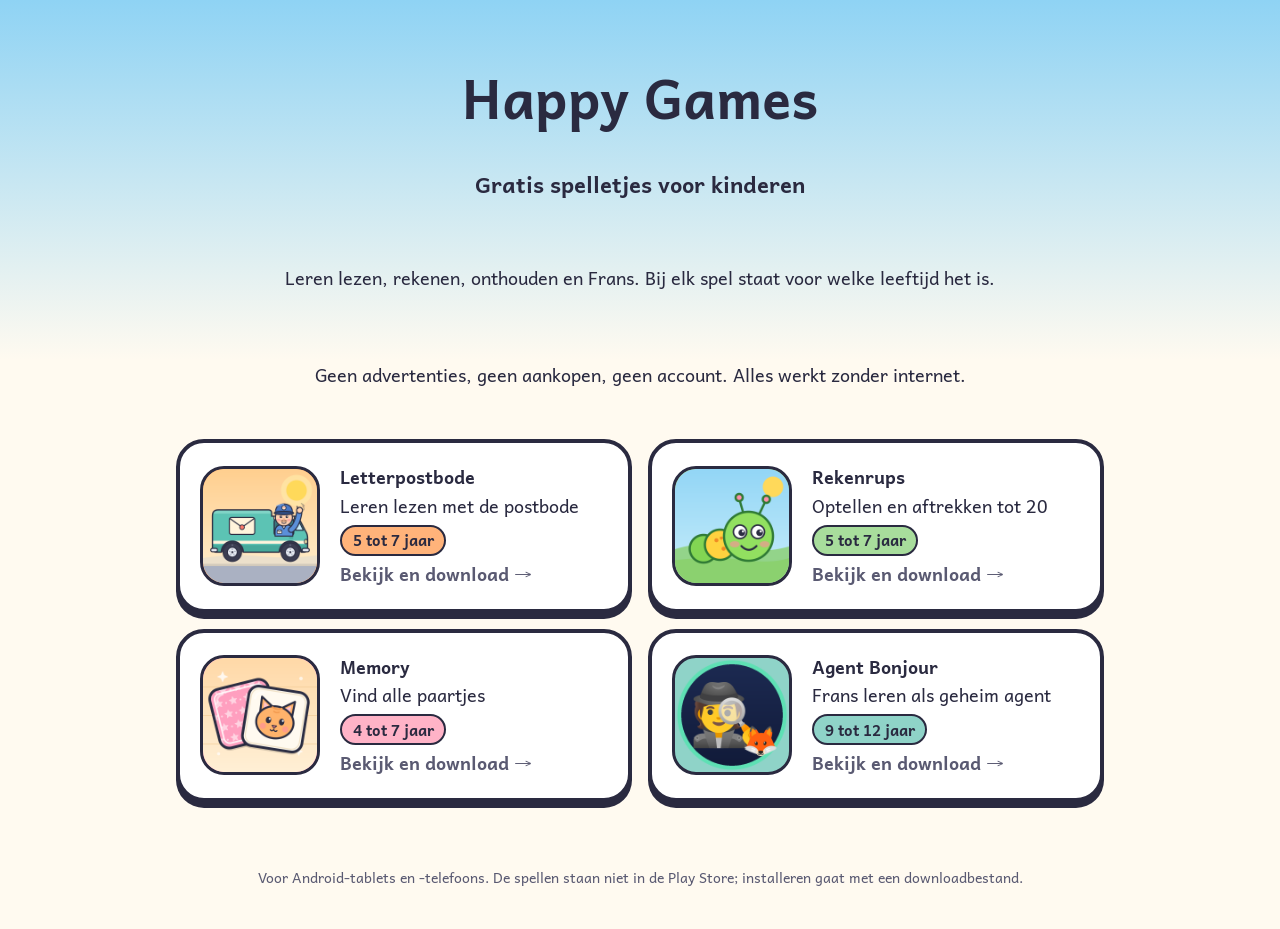
<file: index.html>
<!doctype html>
<html lang="nl">
<head>
<meta charset="utf-8">
<meta name="viewport" content="width=device-width, initial-scale=1">
<title>Happy Games – gratis spelletjes voor kinderen</title>
<meta name="description" content="Gratis Android-spelletjes voor kinderen van 4 tot 12 jaar: lezen, rekenen, memory en Frans. Geen advertenties.">
<meta name="theme-color" content="#8fd3f4">
<link rel="icon" href="assets/letterpostbode-icon.png">
<link rel="stylesheet" href="assets/style.css">
</head>
<body class="home">
<main>
<section class="hero center">
  <h1>Happy Games</h1>
  <p class="tagline">Gratis spelletjes voor kinderen</p>
  <p>Leren lezen, rekenen, onthouden en Frans. Bij elk spel staat voor welke leeftijd het is.</p>
  <p>Geen advertenties, geen aankopen, geen account. Alles werkt zonder internet.</p>
</section>
<section class="cards big">
<a class="card" href="letterpostbode/" style="--accent:#ffb37a"><img src="assets/letterpostbode-icon.png" alt="" width="120" height="120"><span><strong>Letterpostbode</strong><br>Leren lezen met de postbode<br><span class="age">5 tot 7 jaar</span><br><em class="go">Bekijk en download &rarr;</em></span></a>
<a class="card" href="rekenrups/" style="--accent:#a8dd9c"><img src="assets/rekenrups-icon.png" alt="" width="120" height="120"><span><strong>Rekenrups</strong><br>Optellen en aftrekken tot 20<br><span class="age">5 tot 7 jaar</span><br><em class="go">Bekijk en download &rarr;</em></span></a>
<a class="card" href="memory/" style="--accent:#ffb3c7"><img src="assets/memory-icon.png" alt="" width="120" height="120"><span><strong>Memory</strong><br>Vind alle paartjes<br><span class="age">4 tot 7 jaar</span><br><em class="go">Bekijk en download &rarr;</em></span></a>
<a class="card" href="agentbonjour/" style="--accent:#8fd3c8"><img src="assets/agentbonjour-icon.png" alt="" width="120" height="120"><span><strong>Agent Bonjour</strong><br>Frans leren als geheim agent<br><span class="age">9 tot 12 jaar</span><br><em class="go">Bekijk en download &rarr;</em></span></a>
</section>
</main>
<footer>Voor Android-tablets en -telefoons. De spellen staan niet in de Play Store; installeren gaat met een downloadbestand.</footer>
</body>
</html>
</file>
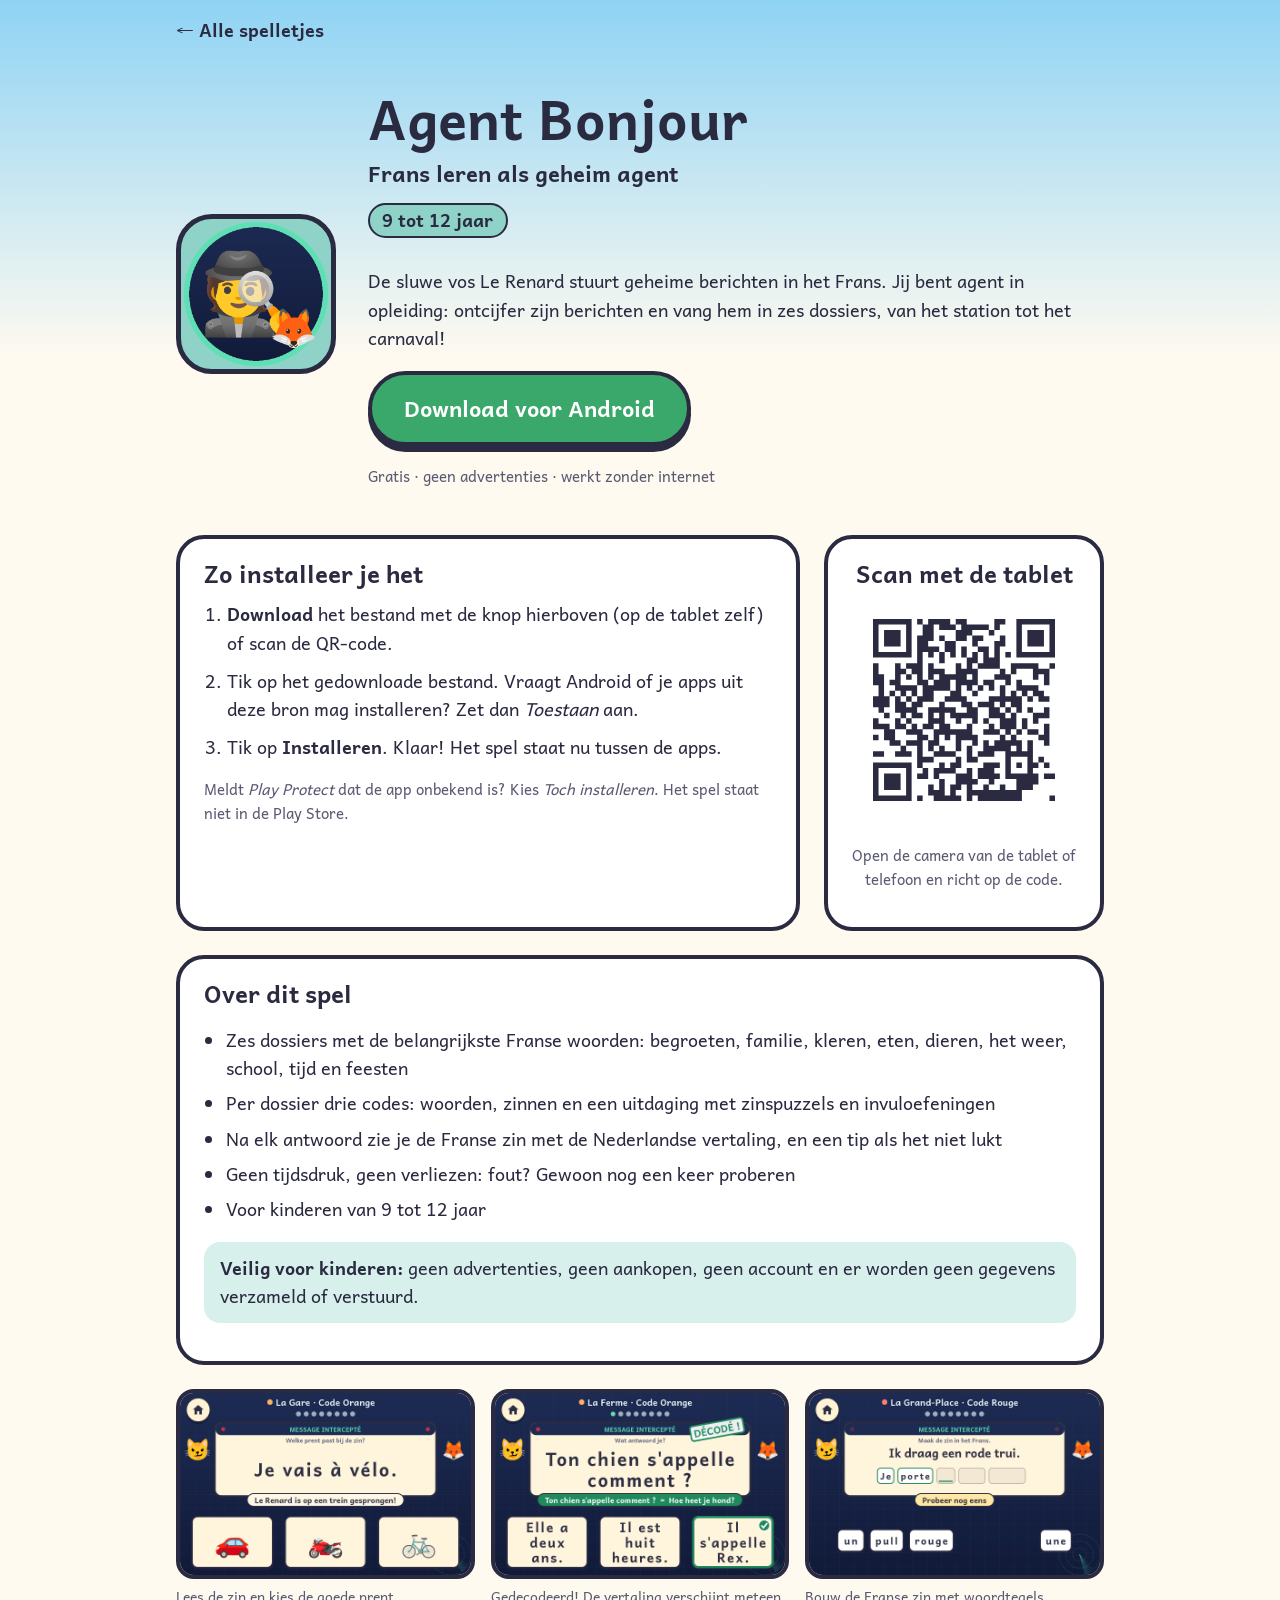
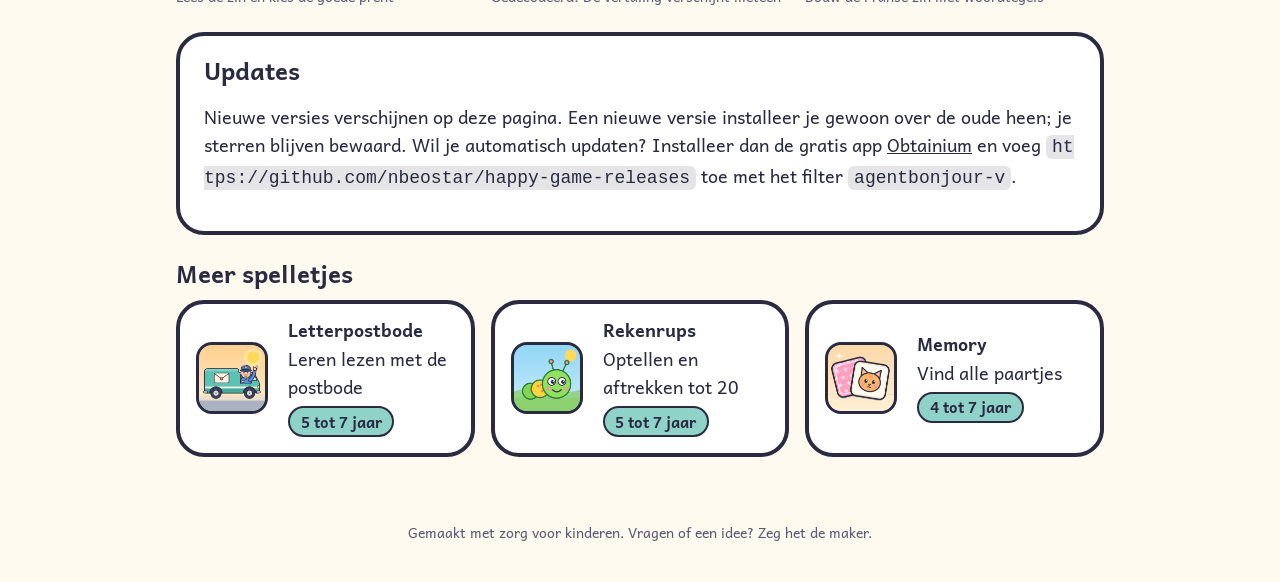
<file: agentbonjour/index.html>
<!doctype html>
<html lang="nl">
<head>
<meta charset="utf-8">
<meta name="viewport" content="width=device-width, initial-scale=1">
<title>Agent Bonjour – gratis spel voor Android</title>
<meta name="description" content="Frans leren als geheim agent. De sluwe vos Le Renard stuurt geheime berichten in het Frans. Jij bent agent in opleiding: ontcijfer zijn berichten en vang hem in zes dossiers, van het station tot het carnaval!">
<meta name="theme-color" content="#8fd3f4">
<link rel="icon" href="../assets/agentbonjour-icon.png">
<link rel="stylesheet" href="../assets/style.css">
</head>
<body class="game" style="--accent:#8fd3c8">
<header class="top"><a href="../">&larr; Alle spelletjes</a></header>
<main>
<section class="hero">
  <img class="icon" src="../assets/agentbonjour-icon.png" alt="" width="160" height="160">
  <div>
    <h1>Agent Bonjour</h1>
    <p class="tagline">Frans leren als geheim agent</p>
    <p class="age">9 tot 12 jaar</p>
    <p>De sluwe vos Le Renard stuurt geheime berichten in het Frans. Jij bent agent in opleiding: ontcijfer zijn berichten en vang hem in zes dossiers, van het station tot het carnaval!</p>
    <p><a class="btn" id="download" href="https://github.com/nbeostar/happy-game-releases/releases" data-game="agentbonjour">Download voor Android</a></p>
    <p class="meta" id="meta">Gratis &middot; geen advertenties &middot; werkt zonder internet</p>
  </div>
</section>

<section class="two">
  <div class="panel">
    <h2>Zo installeer je het</h2>
    <ol class="steps">
      <li><strong>Download</strong> het bestand met de knop hierboven (op de tablet zelf) of scan de QR-code.</li>
      <li>Tik op het gedownloade bestand. Vraagt Android of je apps uit deze bron mag installeren? Zet dan <em>Toestaan</em> aan.</li>
      <li>Tik op <strong>Installeren</strong>. Klaar! Het spel staat nu tussen de apps.</li>
    </ol>
    <p class="hint">Meldt <em>Play Protect</em> dat de app onbekend is? Kies <em>Toch installeren</em>. Het spel staat niet in de Play Store.</p>
  </div>
  <div class="panel qr">
    <h2>Scan met de tablet</h2>
    <img src="../assets/qr-agentbonjour.svg" alt="QR-code naar deze pagina" width="220" height="220">
    <p class="hint">Open de camera van de tablet of telefoon en richt op de code.</p>
  </div>
</section>

<section class="panel">
  <h2>Over dit spel</h2>
  <ul class="feats">
<li>Zes dossiers met de belangrijkste Franse woorden: begroeten, familie, kleren, eten, dieren, het weer, school, tijd en feesten</li>
<li>Per dossier drie codes: woorden, zinnen en een uitdaging met zinspuzzels en invuloefeningen</li>
<li>Na elk antwoord zie je de Franse zin met de Nederlandse vertaling, en een tip als het niet lukt</li>
<li>Geen tijdsdruk, geen verliezen: fout? Gewoon nog een keer proberen</li>
<li>Voor kinderen van 9 tot 12 jaar</li>
  </ul>
  <p class="safe"><strong>Veilig voor kinderen:</strong> geen advertenties, geen aankopen, geen account en er worden geen gegevens verzameld of verstuurd.</p>
</section>

<section class="shots">
<figure><img src="../assets/shots/ab-1.png" alt="Lees de zin en kies de goede prent" width="1280" height="800"><figcaption>Lees de zin en kies de goede prent</figcaption></figure>
<figure><img src="../assets/shots/ab-2.png" alt="Gedecodeerd! De vertaling verschijnt meteen" width="1280" height="800"><figcaption>Gedecodeerd! De vertaling verschijnt meteen</figcaption></figure>
<figure><img src="../assets/shots/ab-3.png" alt="Bouw de Franse zin met woordtegels" width="1280" height="800"><figcaption>Bouw de Franse zin met woordtegels</figcaption></figure>
</section>

<section class="panel">
  <h2>Updates</h2>
  <p>Nieuwe versies verschijnen op deze pagina. Een nieuwe versie installeer je gewoon over de oude heen; je sterren blijven bewaard.
  Wil je automatisch updaten? Installeer dan de gratis app <a href="https://obtainium.imranr.dev/">Obtainium</a> en voeg
  <code>https://github.com/nbeostar/happy-game-releases</code> toe met het filter <code>agentbonjour-v</code>.</p>
</section>

<section>
<h2>Meer spelletjes</h2>
<div class="cards">
<a class="card small" href="../letterpostbode/"><img src="../assets/letterpostbode-icon.png" alt="" width="72" height="72"><span><strong>Letterpostbode</strong><br>Leren lezen met de postbode<br><span class="age">5 tot 7 jaar</span></span></a>
<a class="card small" href="../rekenrups/"><img src="../assets/rekenrups-icon.png" alt="" width="72" height="72"><span><strong>Rekenrups</strong><br>Optellen en aftrekken tot 20<br><span class="age">5 tot 7 jaar</span></span></a>
<a class="card small" href="../memory/"><img src="../assets/memory-icon.png" alt="" width="72" height="72"><span><strong>Memory</strong><br>Vind alle paartjes<br><span class="age">4 tot 7 jaar</span></span></a>
</div>
</section>
</main>
<footer>Gemaakt met zorg voor kinderen. Vragen of een idee? Zeg het de maker.</footer>
<script src="../assets/site.js"></script>
</body>
</html>
</file>
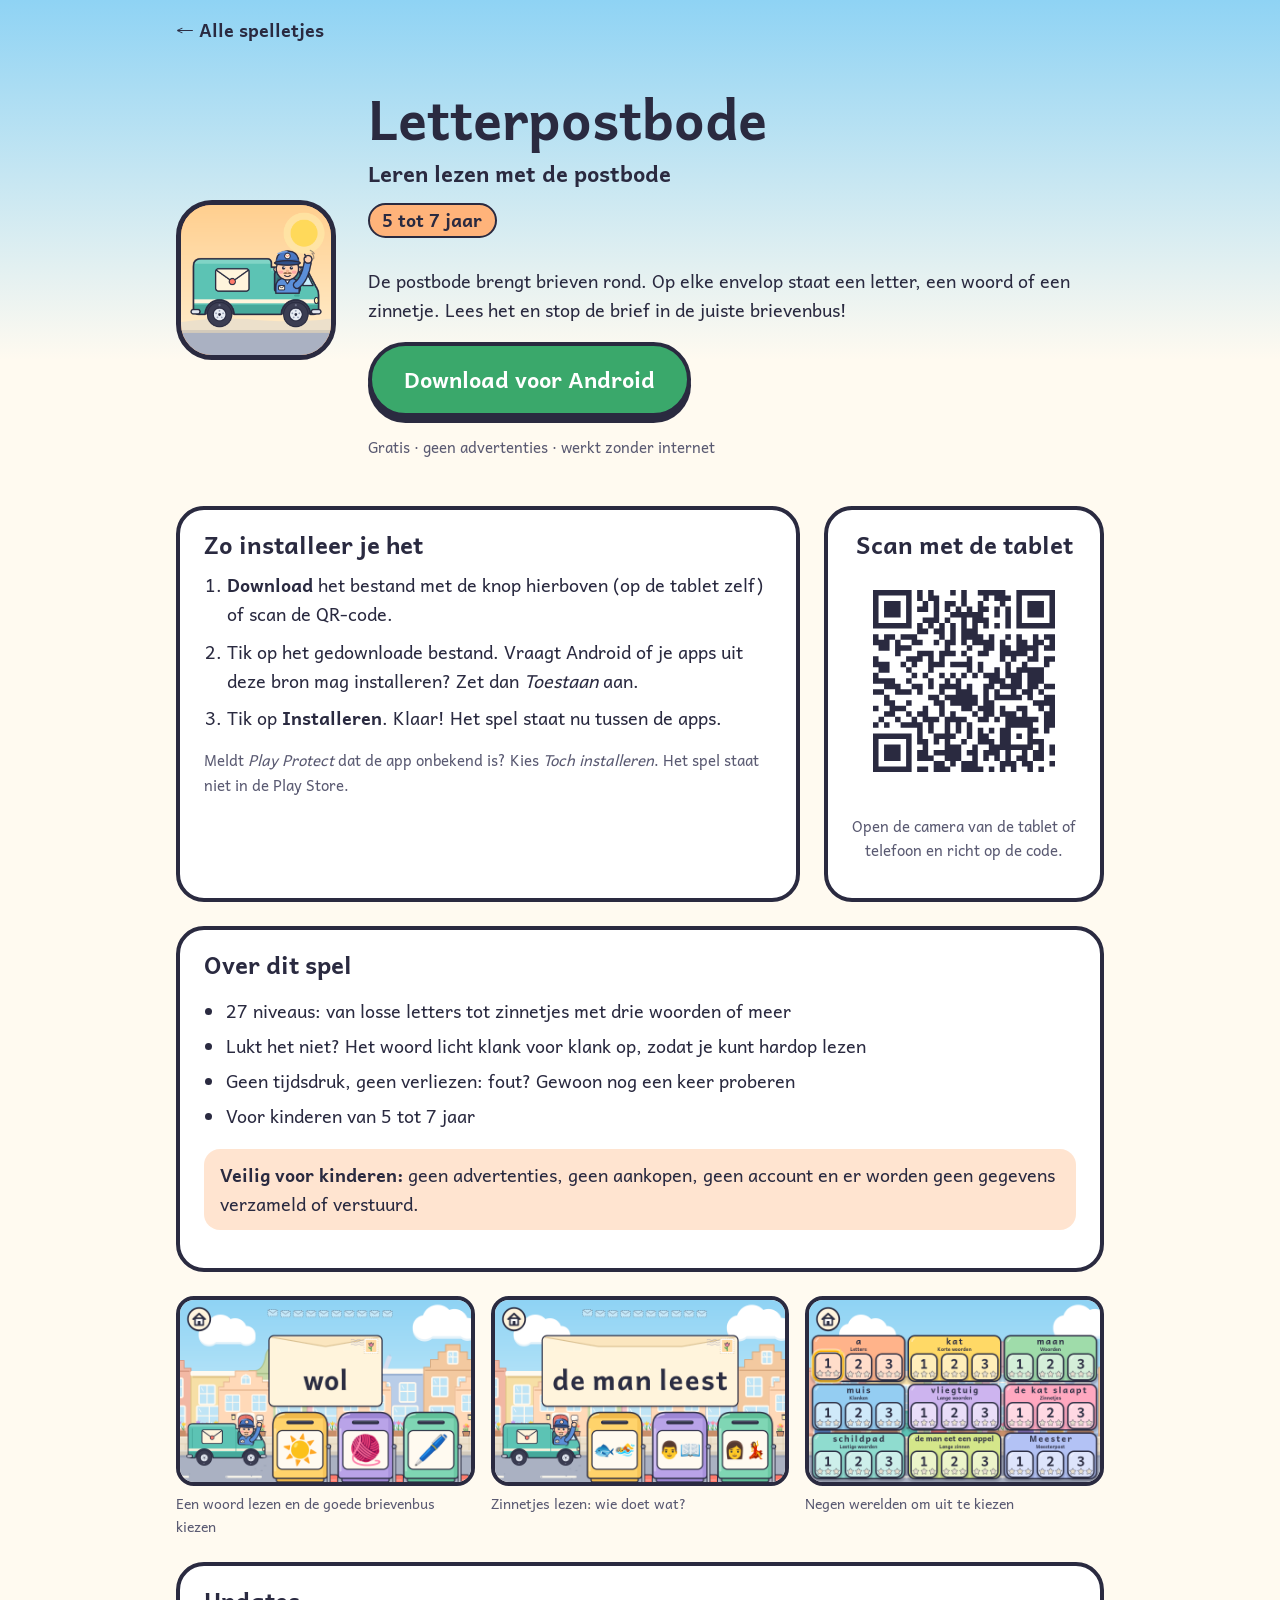
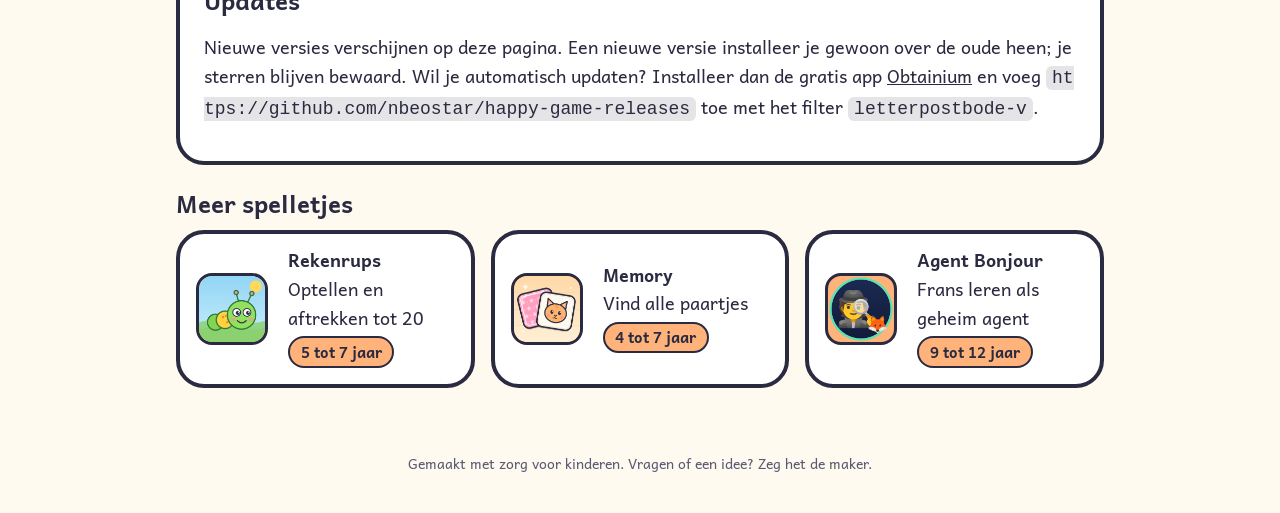
<file: letterpostbode/index.html>
<!doctype html>
<html lang="nl">
<head>
<meta charset="utf-8">
<meta name="viewport" content="width=device-width, initial-scale=1">
<title>Letterpostbode – gratis spel voor Android</title>
<meta name="description" content="Leren lezen met de postbode. De postbode brengt brieven rond. Op elke envelop staat een letter, een woord of een zinnetje. Lees het en stop de brief in de juiste brievenbus!">
<meta name="theme-color" content="#8fd3f4">
<link rel="icon" href="../assets/letterpostbode-icon.png">
<link rel="stylesheet" href="../assets/style.css">
</head>
<body class="game" style="--accent:#ffb37a">
<header class="top"><a href="../">&larr; Alle spelletjes</a></header>
<main>
<section class="hero">
  <img class="icon" src="../assets/letterpostbode-icon.png" alt="" width="160" height="160">
  <div>
    <h1>Letterpostbode</h1>
    <p class="tagline">Leren lezen met de postbode</p>
    <p class="age">5 tot 7 jaar</p>
    <p>De postbode brengt brieven rond. Op elke envelop staat een letter, een woord of een zinnetje. Lees het en stop de brief in de juiste brievenbus!</p>
    <p><a class="btn" id="download" href="https://github.com/nbeostar/happy-game-releases/releases" data-game="letterpostbode">Download voor Android</a></p>
    <p class="meta" id="meta">Gratis &middot; geen advertenties &middot; werkt zonder internet</p>
  </div>
</section>

<section class="two">
  <div class="panel">
    <h2>Zo installeer je het</h2>
    <ol class="steps">
      <li><strong>Download</strong> het bestand met de knop hierboven (op de tablet zelf) of scan de QR-code.</li>
      <li>Tik op het gedownloade bestand. Vraagt Android of je apps uit deze bron mag installeren? Zet dan <em>Toestaan</em> aan.</li>
      <li>Tik op <strong>Installeren</strong>. Klaar! Het spel staat nu tussen de apps.</li>
    </ol>
    <p class="hint">Meldt <em>Play Protect</em> dat de app onbekend is? Kies <em>Toch installeren</em>. Het spel staat niet in de Play Store.</p>
  </div>
  <div class="panel qr">
    <h2>Scan met de tablet</h2>
    <img src="../assets/qr-letterpostbode.svg" alt="QR-code naar deze pagina" width="220" height="220">
    <p class="hint">Open de camera van de tablet of telefoon en richt op de code.</p>
  </div>
</section>

<section class="panel">
  <h2>Over dit spel</h2>
  <ul class="feats">
<li>27 niveaus: van losse letters tot zinnetjes met drie woorden of meer</li>
<li>Lukt het niet? Het woord licht klank voor klank op, zodat je kunt hardop lezen</li>
<li>Geen tijdsdruk, geen verliezen: fout? Gewoon nog een keer proberen</li>
<li>Voor kinderen van 5 tot 7 jaar</li>
  </ul>
  <p class="safe"><strong>Veilig voor kinderen:</strong> geen advertenties, geen aankopen, geen account en er worden geen gegevens verzameld of verstuurd.</p>
</section>

<section class="shots">
<figure><img src="../assets/shots/lpb-1.png" alt="Een woord lezen en de goede brievenbus kiezen" width="1280" height="800"><figcaption>Een woord lezen en de goede brievenbus kiezen</figcaption></figure>
<figure><img src="../assets/shots/lpb-2.png" alt="Zinnetjes lezen: wie doet wat?" width="1280" height="800"><figcaption>Zinnetjes lezen: wie doet wat?</figcaption></figure>
<figure><img src="../assets/shots/lpb-3.png" alt="Negen werelden om uit te kiezen" width="1280" height="800"><figcaption>Negen werelden om uit te kiezen</figcaption></figure>
</section>

<section class="panel">
  <h2>Updates</h2>
  <p>Nieuwe versies verschijnen op deze pagina. Een nieuwe versie installeer je gewoon over de oude heen; je sterren blijven bewaard.
  Wil je automatisch updaten? Installeer dan de gratis app <a href="https://obtainium.imranr.dev/">Obtainium</a> en voeg
  <code>https://github.com/nbeostar/happy-game-releases</code> toe met het filter <code>letterpostbode-v</code>.</p>
</section>

<section>
<h2>Meer spelletjes</h2>
<div class="cards">
<a class="card small" href="../rekenrups/"><img src="../assets/rekenrups-icon.png" alt="" width="72" height="72"><span><strong>Rekenrups</strong><br>Optellen en aftrekken tot 20<br><span class="age">5 tot 7 jaar</span></span></a>
<a class="card small" href="../memory/"><img src="../assets/memory-icon.png" alt="" width="72" height="72"><span><strong>Memory</strong><br>Vind alle paartjes<br><span class="age">4 tot 7 jaar</span></span></a>
<a class="card small" href="../agentbonjour/"><img src="../assets/agentbonjour-icon.png" alt="" width="72" height="72"><span><strong>Agent Bonjour</strong><br>Frans leren als geheim agent<br><span class="age">9 tot 12 jaar</span></span></a>
</div>
</section>
</main>
<footer>Gemaakt met zorg voor kinderen. Vragen of een idee? Zeg het de maker.</footer>
<script src="../assets/site.js"></script>
</body>
</html>
</file>
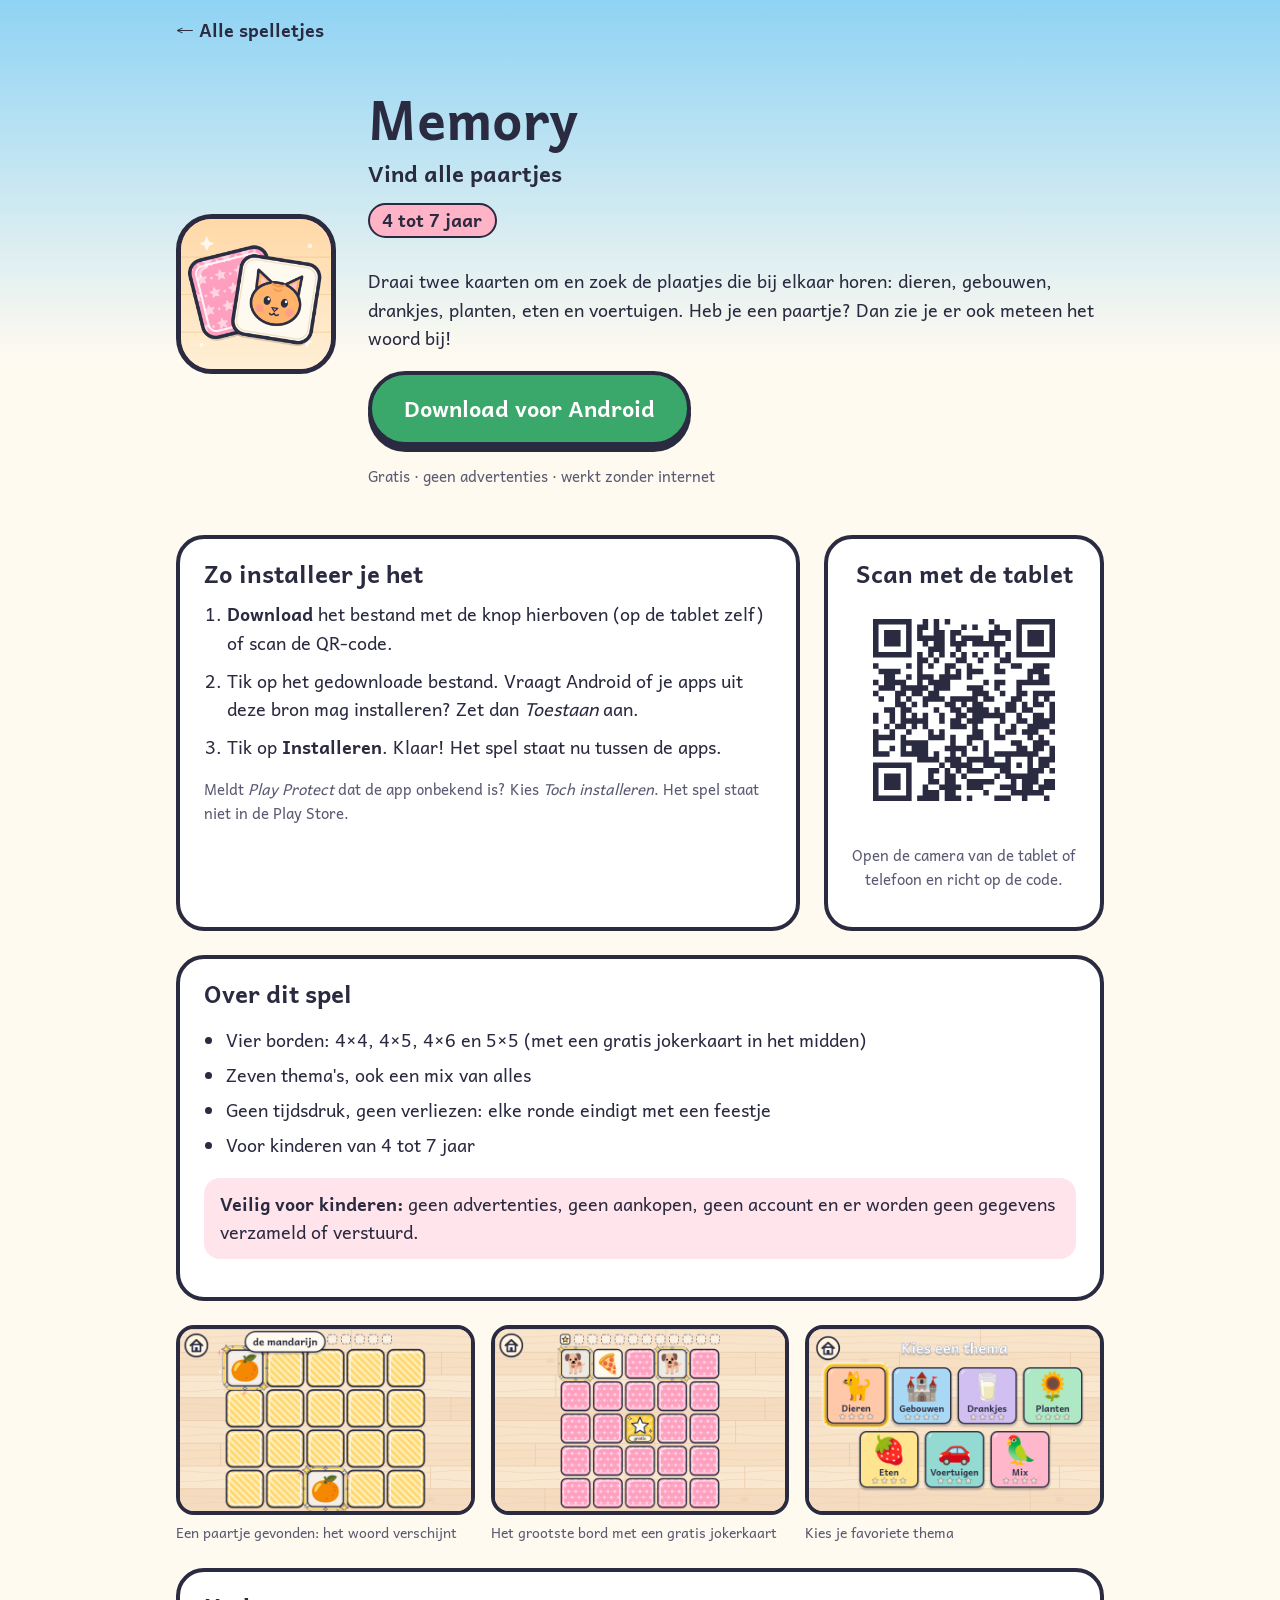
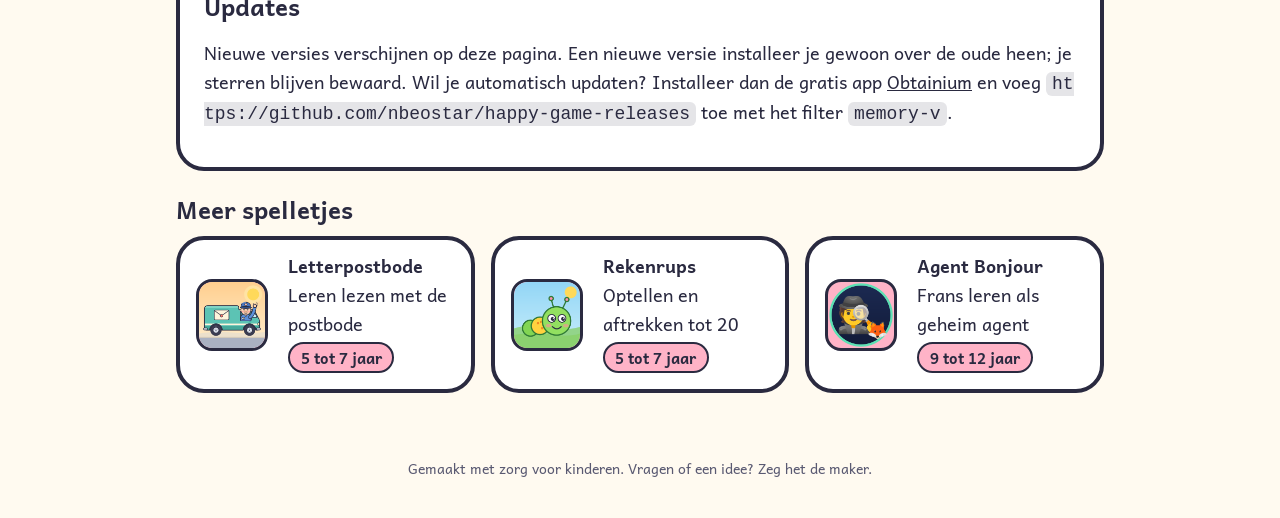
<file: memory/index.html>
<!doctype html>
<html lang="nl">
<head>
<meta charset="utf-8">
<meta name="viewport" content="width=device-width, initial-scale=1">
<title>Memory – gratis spel voor Android</title>
<meta name="description" content="Vind alle paartjes. Draai twee kaarten om en zoek de plaatjes die bij elkaar horen: dieren, gebouwen, drankjes, planten, eten en voertuigen. Heb je een paartje? Dan zie je er ook meteen het woord bij!">
<meta name="theme-color" content="#8fd3f4">
<link rel="icon" href="../assets/memory-icon.png">
<link rel="stylesheet" href="../assets/style.css">
</head>
<body class="game" style="--accent:#ffb3c7">
<header class="top"><a href="../">&larr; Alle spelletjes</a></header>
<main>
<section class="hero">
  <img class="icon" src="../assets/memory-icon.png" alt="" width="160" height="160">
  <div>
    <h1>Memory</h1>
    <p class="tagline">Vind alle paartjes</p>
    <p class="age">4 tot 7 jaar</p>
    <p>Draai twee kaarten om en zoek de plaatjes die bij elkaar horen: dieren, gebouwen, drankjes, planten, eten en voertuigen. Heb je een paartje? Dan zie je er ook meteen het woord bij!</p>
    <p><a class="btn" id="download" href="https://github.com/nbeostar/happy-game-releases/releases" data-game="memory">Download voor Android</a></p>
    <p class="meta" id="meta">Gratis &middot; geen advertenties &middot; werkt zonder internet</p>
  </div>
</section>

<section class="two">
  <div class="panel">
    <h2>Zo installeer je het</h2>
    <ol class="steps">
      <li><strong>Download</strong> het bestand met de knop hierboven (op de tablet zelf) of scan de QR-code.</li>
      <li>Tik op het gedownloade bestand. Vraagt Android of je apps uit deze bron mag installeren? Zet dan <em>Toestaan</em> aan.</li>
      <li>Tik op <strong>Installeren</strong>. Klaar! Het spel staat nu tussen de apps.</li>
    </ol>
    <p class="hint">Meldt <em>Play Protect</em> dat de app onbekend is? Kies <em>Toch installeren</em>. Het spel staat niet in de Play Store.</p>
  </div>
  <div class="panel qr">
    <h2>Scan met de tablet</h2>
    <img src="../assets/qr-memory.svg" alt="QR-code naar deze pagina" width="220" height="220">
    <p class="hint">Open de camera van de tablet of telefoon en richt op de code.</p>
  </div>
</section>

<section class="panel">
  <h2>Over dit spel</h2>
  <ul class="feats">
<li>Vier borden: 4×4, 4×5, 4×6 en 5×5 (met een gratis jokerkaart in het midden)</li>
<li>Zeven thema&#x27;s, ook een mix van alles</li>
<li>Geen tijdsdruk, geen verliezen: elke ronde eindigt met een feestje</li>
<li>Voor kinderen van 4 tot 7 jaar</li>
  </ul>
  <p class="safe"><strong>Veilig voor kinderen:</strong> geen advertenties, geen aankopen, geen account en er worden geen gegevens verzameld of verstuurd.</p>
</section>

<section class="shots">
<figure><img src="../assets/shots/mem-1.png" alt="Een paartje gevonden: het woord verschijnt" width="1280" height="800"><figcaption>Een paartje gevonden: het woord verschijnt</figcaption></figure>
<figure><img src="../assets/shots/mem-2.png" alt="Het grootste bord met een gratis jokerkaart" width="1280" height="800"><figcaption>Het grootste bord met een gratis jokerkaart</figcaption></figure>
<figure><img src="../assets/shots/mem-3.png" alt="Kies je favoriete thema" width="1280" height="800"><figcaption>Kies je favoriete thema</figcaption></figure>
</section>

<section class="panel">
  <h2>Updates</h2>
  <p>Nieuwe versies verschijnen op deze pagina. Een nieuwe versie installeer je gewoon over de oude heen; je sterren blijven bewaard.
  Wil je automatisch updaten? Installeer dan de gratis app <a href="https://obtainium.imranr.dev/">Obtainium</a> en voeg
  <code>https://github.com/nbeostar/happy-game-releases</code> toe met het filter <code>memory-v</code>.</p>
</section>

<section>
<h2>Meer spelletjes</h2>
<div class="cards">
<a class="card small" href="../letterpostbode/"><img src="../assets/letterpostbode-icon.png" alt="" width="72" height="72"><span><strong>Letterpostbode</strong><br>Leren lezen met de postbode<br><span class="age">5 tot 7 jaar</span></span></a>
<a class="card small" href="../rekenrups/"><img src="../assets/rekenrups-icon.png" alt="" width="72" height="72"><span><strong>Rekenrups</strong><br>Optellen en aftrekken tot 20<br><span class="age">5 tot 7 jaar</span></span></a>
<a class="card small" href="../agentbonjour/"><img src="../assets/agentbonjour-icon.png" alt="" width="72" height="72"><span><strong>Agent Bonjour</strong><br>Frans leren als geheim agent<br><span class="age">9 tot 12 jaar</span></span></a>
</div>
</section>
</main>
<footer>Gemaakt met zorg voor kinderen. Vragen of een idee? Zeg het de maker.</footer>
<script src="../assets/site.js"></script>
</body>
</html>
</file>
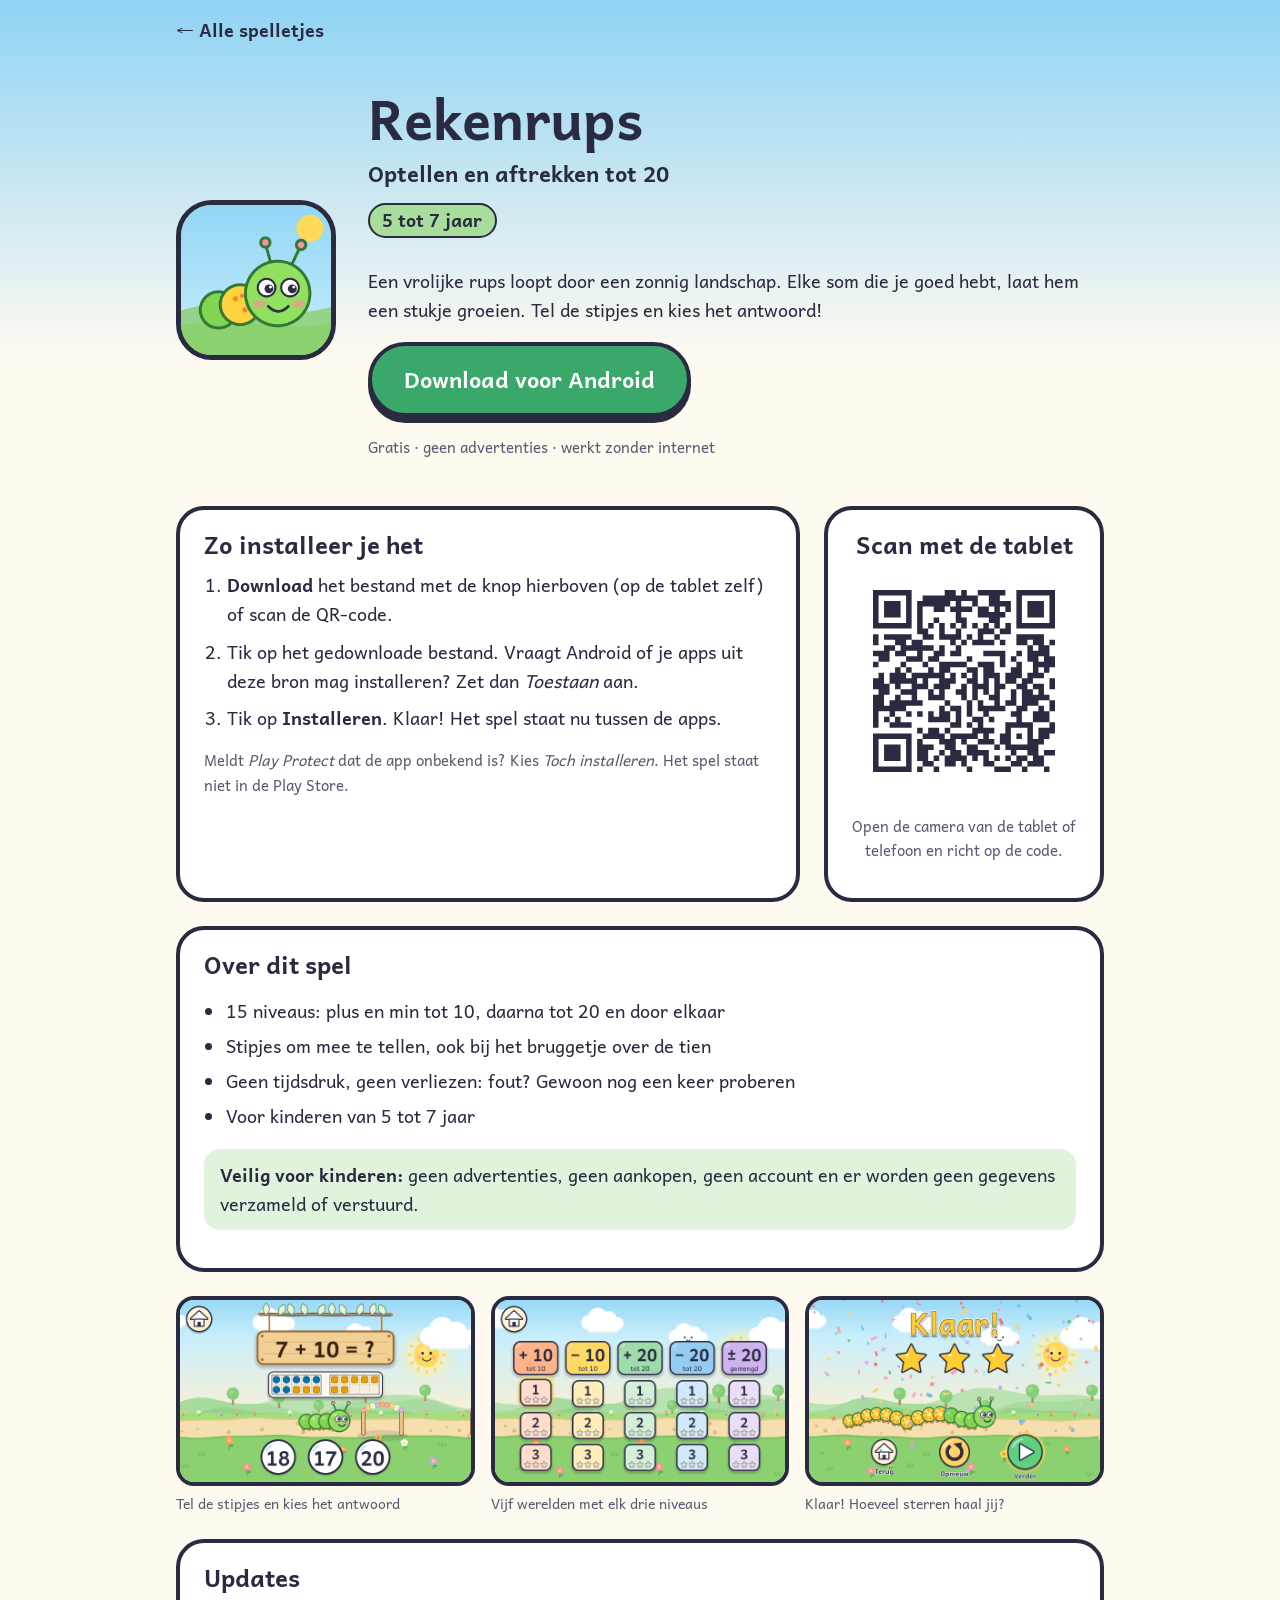
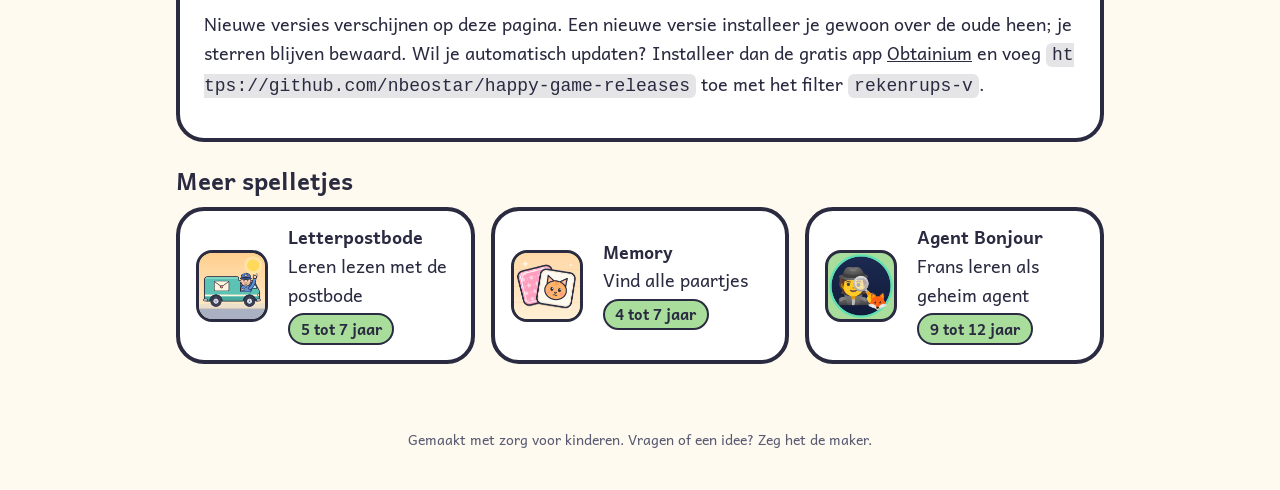
<file: rekenrups/index.html>
<!doctype html>
<html lang="nl">
<head>
<meta charset="utf-8">
<meta name="viewport" content="width=device-width, initial-scale=1">
<title>Rekenrups – gratis spel voor Android</title>
<meta name="description" content="Optellen en aftrekken tot 20. Een vrolijke rups loopt door een zonnig landschap. Elke som die je goed hebt, laat hem een stukje groeien. Tel de stipjes en kies het antwoord!">
<meta name="theme-color" content="#8fd3f4">
<link rel="icon" href="../assets/rekenrups-icon.png">
<link rel="stylesheet" href="../assets/style.css">
</head>
<body class="game" style="--accent:#a8dd9c">
<header class="top"><a href="../">&larr; Alle spelletjes</a></header>
<main>
<section class="hero">
  <img class="icon" src="../assets/rekenrups-icon.png" alt="" width="160" height="160">
  <div>
    <h1>Rekenrups</h1>
    <p class="tagline">Optellen en aftrekken tot 20</p>
    <p class="age">5 tot 7 jaar</p>
    <p>Een vrolijke rups loopt door een zonnig landschap. Elke som die je goed hebt, laat hem een stukje groeien. Tel de stipjes en kies het antwoord!</p>
    <p><a class="btn" id="download" href="https://github.com/nbeostar/happy-game-releases/releases" data-game="rekenrups">Download voor Android</a></p>
    <p class="meta" id="meta">Gratis &middot; geen advertenties &middot; werkt zonder internet</p>
  </div>
</section>

<section class="two">
  <div class="panel">
    <h2>Zo installeer je het</h2>
    <ol class="steps">
      <li><strong>Download</strong> het bestand met de knop hierboven (op de tablet zelf) of scan de QR-code.</li>
      <li>Tik op het gedownloade bestand. Vraagt Android of je apps uit deze bron mag installeren? Zet dan <em>Toestaan</em> aan.</li>
      <li>Tik op <strong>Installeren</strong>. Klaar! Het spel staat nu tussen de apps.</li>
    </ol>
    <p class="hint">Meldt <em>Play Protect</em> dat de app onbekend is? Kies <em>Toch installeren</em>. Het spel staat niet in de Play Store.</p>
  </div>
  <div class="panel qr">
    <h2>Scan met de tablet</h2>
    <img src="../assets/qr-rekenrups.svg" alt="QR-code naar deze pagina" width="220" height="220">
    <p class="hint">Open de camera van de tablet of telefoon en richt op de code.</p>
  </div>
</section>

<section class="panel">
  <h2>Over dit spel</h2>
  <ul class="feats">
<li>15 niveaus: plus en min tot 10, daarna tot 20 en door elkaar</li>
<li>Stipjes om mee te tellen, ook bij het bruggetje over de tien</li>
<li>Geen tijdsdruk, geen verliezen: fout? Gewoon nog een keer proberen</li>
<li>Voor kinderen van 5 tot 7 jaar</li>
  </ul>
  <p class="safe"><strong>Veilig voor kinderen:</strong> geen advertenties, geen aankopen, geen account en er worden geen gegevens verzameld of verstuurd.</p>
</section>

<section class="shots">
<figure><img src="../assets/shots/rr-1.png" alt="Tel de stipjes en kies het antwoord" width="1280" height="800"><figcaption>Tel de stipjes en kies het antwoord</figcaption></figure>
<figure><img src="../assets/shots/rr-2.png" alt="Vijf werelden met elk drie niveaus" width="1280" height="800"><figcaption>Vijf werelden met elk drie niveaus</figcaption></figure>
<figure><img src="../assets/shots/rr-3.png" alt="Klaar! Hoeveel sterren haal jij?" width="1280" height="800"><figcaption>Klaar! Hoeveel sterren haal jij?</figcaption></figure>
</section>

<section class="panel">
  <h2>Updates</h2>
  <p>Nieuwe versies verschijnen op deze pagina. Een nieuwe versie installeer je gewoon over de oude heen; je sterren blijven bewaard.
  Wil je automatisch updaten? Installeer dan de gratis app <a href="https://obtainium.imranr.dev/">Obtainium</a> en voeg
  <code>https://github.com/nbeostar/happy-game-releases</code> toe met het filter <code>rekenrups-v</code>.</p>
</section>

<section>
<h2>Meer spelletjes</h2>
<div class="cards">
<a class="card small" href="../letterpostbode/"><img src="../assets/letterpostbode-icon.png" alt="" width="72" height="72"><span><strong>Letterpostbode</strong><br>Leren lezen met de postbode<br><span class="age">5 tot 7 jaar</span></span></a>
<a class="card small" href="../memory/"><img src="../assets/memory-icon.png" alt="" width="72" height="72"><span><strong>Memory</strong><br>Vind alle paartjes<br><span class="age">4 tot 7 jaar</span></span></a>
<a class="card small" href="../agentbonjour/"><img src="../assets/agentbonjour-icon.png" alt="" width="72" height="72"><span><strong>Agent Bonjour</strong><br>Frans leren als geheim agent<br><span class="age">9 tot 12 jaar</span></span></a>
</div>
</section>
</main>
<footer>Gemaakt met zorg voor kinderen. Vragen of een idee? Zeg het de maker.</footer>
<script src="../assets/site.js"></script>
</body>
</html>
</file>
<file: assets/style.css>
@font-face { font-family: "Andika"; src: url("fonts/Andika-Regular.ttf") format("truetype"); font-weight: 400; font-display: swap; }
@font-face { font-family: "Andika"; src: url("fonts/Andika-Bold.ttf") format("truetype"); font-weight: 700; font-display: swap; }

:root {
  --ink: #2a2a40;
  --muted: #5a5a72;
  --paper: #fffaf0;
  --sky: #8fd3f4;
  --card: #ffffff;
  --accent: #ffb37a;
  --btn: #3aa86b;
  --btn-ink: #ffffff;
  --line: #2a2a40;
}
@media (prefers-color-scheme: dark) {
  :root { --ink: #f3f0e8; --muted: #c4c2d4; --paper: #1d2236; --sky: #26456a; --card: #2a3150; --line: #f3f0e8; }
}
* { box-sizing: border-box; }
html { -webkit-text-size-adjust: 100%; }
body {
  margin: 0; font-family: "Andika", system-ui, sans-serif; font-size: 1.125rem; line-height: 1.6;
  color: var(--ink); background: linear-gradient(var(--sky) 0, var(--paper) 360px) no-repeat, var(--paper);
  min-height: 100vh;
}
main { max-width: 960px; margin: 0 auto; padding: 0 16px 40px; }
a { color: inherit; }
h1, h2 { line-height: 1.2; }
h1 { font-size: clamp(2.2rem, 6vw, 3.4rem); margin: 0 0 .1em; }
h2 { font-size: 1.5rem; margin: 0 0 .5em; }
.top { max-width: 960px; margin: 0 auto; padding: 16px; }
.top a { text-decoration: none; font-weight: 700; }

.hero { display: flex; gap: 32px; align-items: center; padding: 24px 0 32px; }
.hero.center { flex-direction: column; text-align: center; padding-top: 64px; }
.hero .icon { border-radius: 36px; border: 5px solid var(--line); background: var(--accent); flex: none; }
.tagline { font-size: 1.4rem; font-weight: 700; margin: 0 0 .5em; }
.meta, .hint { color: var(--muted); font-size: .95rem; }

.btn {
  display: inline-block; background: var(--btn); color: var(--btn-ink); text-decoration: none; font-weight: 700;
  font-size: 1.35rem; padding: 16px 32px; border-radius: 999px; border: 4px solid var(--line);
  box-shadow: 0 6px 0 var(--line); min-height: 56px;
}
.btn:hover { transform: translateY(2px); box-shadow: 0 4px 0 var(--line); }
.btn:focus-visible, a:focus-visible { outline: 4px solid #ffd23f; outline-offset: 3px; }

.panel {
  background: var(--card); border: 4px solid var(--line); border-radius: 28px; padding: 20px 24px; margin: 0 0 24px;
}
.two { display: grid; grid-template-columns: 1fr 280px; gap: 24px; align-items: stretch; margin-bottom: 24px; }
.two .panel { margin: 0; }
.qr { text-align: center; }
.qr img { background: #fff; border-radius: 16px; padding: 8px; max-width: 100%; height: auto; }
.steps { padding-left: 1.3em; margin: 0 0 .5em; }
.steps li { margin: .5em 0; }
.feats { padding-left: 1.2em; }
.feats li { margin: .35em 0; }
.safe { background: color-mix(in srgb, var(--accent) 35%, transparent); padding: 12px 16px; border-radius: 16px; }
code { background: color-mix(in srgb, var(--ink) 12%, transparent); padding: 2px 6px; border-radius: 6px; word-break: break-all; }

.shots { display: grid; grid-template-columns: repeat(3, 1fr); gap: 16px; margin: 0 0 24px; }
.shots figure { margin: 0; }
.shots img { width: 100%; height: auto; border-radius: 18px; border: 4px solid var(--line); display: block; background: var(--sky); }
.shots figcaption { font-size: .9rem; color: var(--muted); padding-top: 6px; }

.cards { display: grid; grid-template-columns: repeat(auto-fit, minmax(260px, 1fr)); gap: 16px; }
.cards.big { grid-template-columns: repeat(auto-fit, minmax(300px, 1fr)); }
.card {
  display: flex; gap: 20px; align-items: center; text-decoration: none; background: var(--card);
  border: 4px solid var(--line); border-radius: 28px; padding: 20px; box-shadow: 0 6px 0 var(--line);
}
.card:hover { transform: translateY(2px); box-shadow: 0 4px 0 var(--line); }
.card img { border-radius: 24px; border: 3px solid var(--line); background: var(--accent); flex: none; }
.card.small { box-shadow: none; padding: 12px 16px; }
.card.small img { border-radius: 16px; }
.go { color: var(--muted); font-style: normal; font-weight: 700; }

footer { text-align: center; color: var(--muted); font-size: .9rem; padding: 24px 16px 40px; max-width: 960px; margin: 0 auto; }

@media (max-width: 720px) {
  body { font-size: 1.05rem; }
  .hero { flex-direction: column; text-align: center; gap: 16px; }
  .hero .icon { width: 128px; height: 128px; }
  .two { grid-template-columns: 1fr; }
  .shots { grid-template-columns: 1fr; }
  .btn { display: block; text-align: center; }
  .qr { display: none; } /* on a phone/tablet you tap the button; the code is for a second screen */
}
@media (prefers-reduced-motion: reduce) { .btn:hover, .card:hover { transform: none; } }

/* Age label per game (cards and game page). */
.age { display: inline-block; font-weight: 700; font-size: .95rem; padding: .1em .7em; margin: .25em 0; border-radius: 999px; background: var(--accent, #ffd166); color: #2a2a40; border: 2px solid var(--line); }
.hero .age { font-size: 1.1rem; margin: 0 0 .6em; }
</file>
